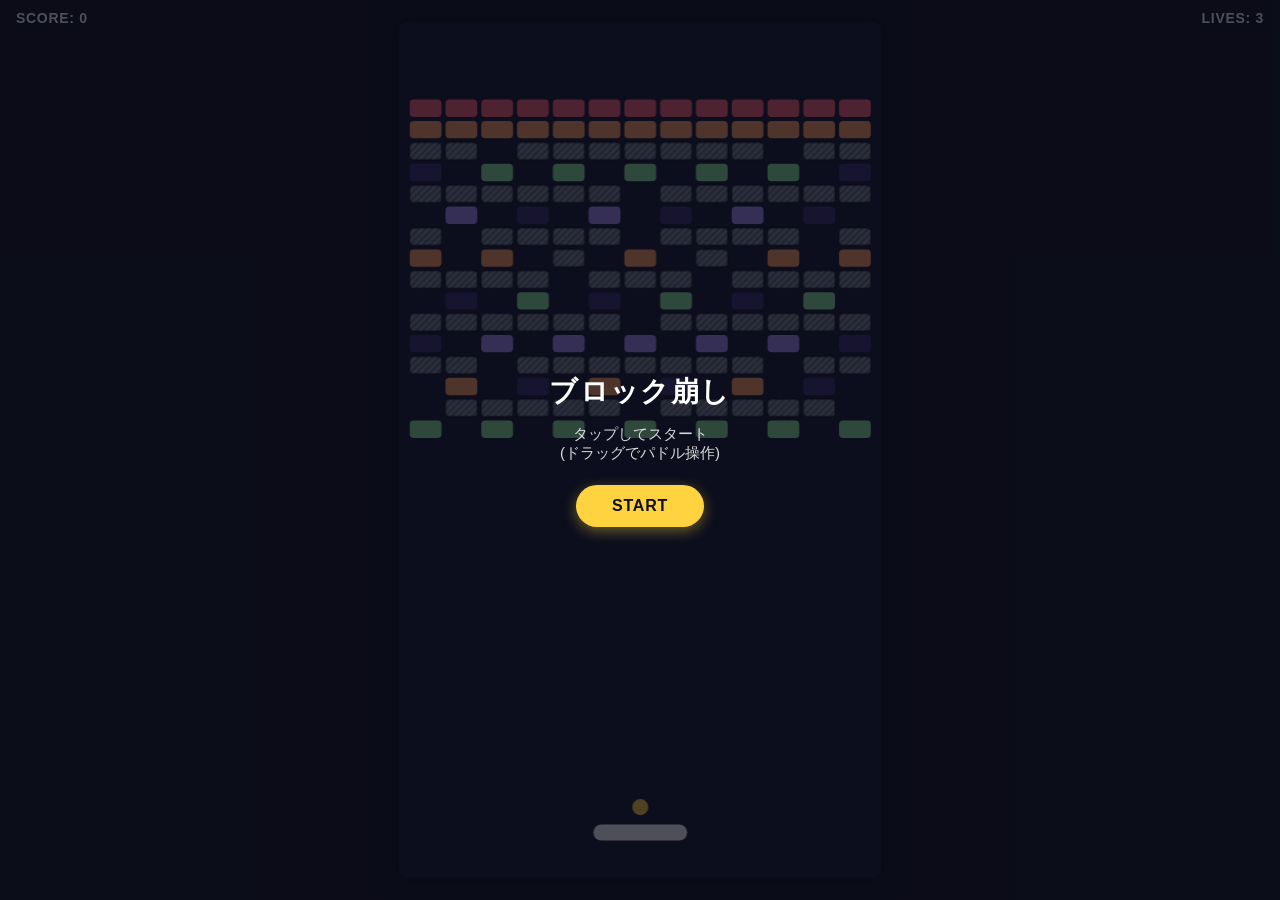
<file: index.html>
<!DOCTYPE html>
<html lang="ja">
<head>
<meta charset="UTF-8">
<meta name="viewport" content="width=device-width, initial-scale=1.0, maximum-scale=1.0, user-scalable=no, viewport-fit=cover">
<title>ブロック崩し</title>
<meta name="theme-color" content="#0d0f1a">
<meta name="mobile-web-app-capable" content="yes">
<meta name="apple-mobile-web-app-capable" content="yes">
<meta name="apple-mobile-web-app-status-bar-style" content="black-translucent">
<meta name="apple-mobile-web-app-title" content="ブロック崩し">
<link rel="manifest" href="manifest.json">
<link rel="icon" href="favicon.png">
<link rel="apple-touch-icon" href="icon-192.png">
<link rel="stylesheet" href="style.css">
</head>
<body>
  <div id="game-container">
    <div id="hud">
      <div id="score">SCORE: 0</div>
      <div id="lives">LIVES: 3</div>
    </div>
    <canvas id="game"></canvas>
    <div id="overlay">
      <div id="overlay-title">ブロック崩し</div>
      <div id="overlay-message">タップしてスタート</div>
      <button id="overlay-button">START</button>
    </div>
  </div>
  <script src="game.js"></script>
  <script>
    if ('serviceWorker' in navigator) {
      window.addEventListener('load', () => {
        navigator.serviceWorker.register('service-worker.js').catch(() => {});
      });
    }
  </script>
</body>
</html>
</file>
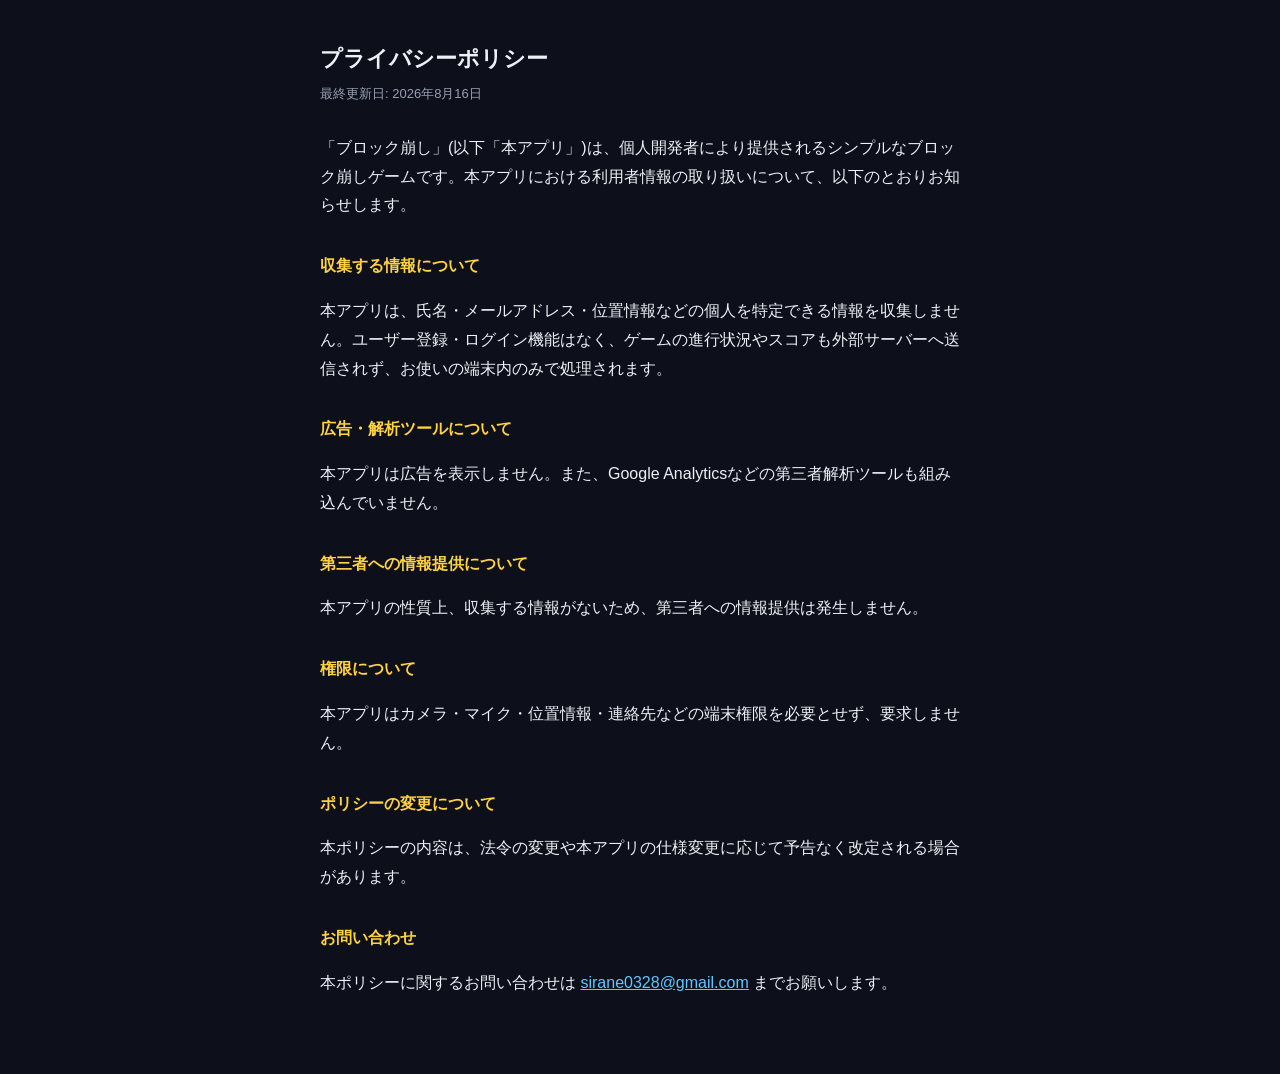
<file: privacy.html>
<!DOCTYPE html>
<html lang="ja">
<head>
<meta charset="UTF-8">
<meta name="viewport" content="width=device-width, initial-scale=1.0">
<title>プライバシーポリシー | ブロック崩し</title>
<style>
  body {
    margin: 0;
    padding: 24px 20px 60px;
    background: #0d0f1a;
    color: #eef0f6;
    font-family: -apple-system, "Hiragino Sans", "Yu Gothic", sans-serif;
    line-height: 1.8;
    max-width: 640px;
    margin-left: auto;
    margin-right: auto;
  }
  h1 {
    font-size: 22px;
    margin-bottom: 4px;
  }
  .updated {
    color: #9aa0b4;
    font-size: 13px;
    margin-bottom: 28px;
  }
  h2 {
    font-size: 16px;
    margin-top: 32px;
    color: #ffd23f;
  }
  a {
    color: #63c6ff;
  }
  ul {
    padding-left: 20px;
  }
</style>
</head>
<body>
  <h1>プライバシーポリシー</h1>
  <div class="updated">最終更新日: 2026年8月16日</div>

  <p>「ブロック崩し」(以下「本アプリ」)は、個人開発者により提供されるシンプルなブロック崩しゲームです。本アプリにおける利用者情報の取り扱いについて、以下のとおりお知らせします。</p>

  <h2>収集する情報について</h2>
  <p>本アプリは、氏名・メールアドレス・位置情報などの個人を特定できる情報を収集しません。ユーザー登録・ログイン機能はなく、ゲームの進行状況やスコアも外部サーバーへ送信されず、お使いの端末内のみで処理されます。</p>

  <h2>広告・解析ツールについて</h2>
  <p>本アプリは広告を表示しません。また、Google Analyticsなどの第三者解析ツールも組み込んでいません。</p>

  <h2>第三者への情報提供について</h2>
  <p>本アプリの性質上、収集する情報がないため、第三者への情報提供は発生しません。</p>

  <h2>権限について</h2>
  <p>本アプリはカメラ・マイク・位置情報・連絡先などの端末権限を必要とせず、要求しません。</p>

  <h2>ポリシーの変更について</h2>
  <p>本ポリシーの内容は、法令の変更や本アプリの仕様変更に応じて予告なく改定される場合があります。</p>

  <h2>お問い合わせ</h2>
  <p>本ポリシーに関するお問い合わせは <a href="mailto:sirane0328@gmail.com">sirane0328@gmail.com</a> までお願いします。</p>
</body>
</html>
</file>
<file: style.css>
* {
  box-sizing: border-box;
  -webkit-tap-highlight-color: transparent;
  user-select: none;
}

html, body {
  margin: 0;
  padding: 0;
  width: 100%;
  height: 100%;
  background: #0d0f1a;
  overscroll-behavior: none;
  touch-action: none;
  font-family: -apple-system, "Hiragino Sans", "Yu Gothic", sans-serif;
}

#game-container {
  position: relative;
  width: 100%;
  height: 100dvh;
  display: flex;
  flex-direction: column;
  align-items: center;
  justify-content: center;
  overflow: hidden;
}

#hud {
  position: absolute;
  top: 0;
  left: 0;
  right: 0;
  display: flex;
  justify-content: space-between;
  padding: 10px 16px;
  color: #fff;
  font-size: 14px;
  font-weight: 600;
  letter-spacing: 0.05em;
  z-index: 2;
  text-shadow: 0 1px 3px rgba(0,0,0,0.6);
}

canvas#game {
  background: #12162a;
  display: block;
  touch-action: none;
  border-radius: 8px;
  box-shadow: 0 0 24px rgba(0,0,0,0.5);
}

#overlay {
  position: absolute;
  inset: 0;
  display: flex;
  flex-direction: column;
  align-items: center;
  justify-content: center;
  gap: 14px;
  background: rgba(10, 12, 24, 0.72);
  color: #fff;
  z-index: 3;
  text-align: center;
  padding: 20px;
}

#overlay.hidden {
  display: none;
}

#overlay-title {
  font-size: 28px;
  font-weight: 700;
  letter-spacing: 0.05em;
}

#overlay-message {
  font-size: 15px;
  opacity: 0.85;
  white-space: pre-line;
}

#overlay-button {
  margin-top: 8px;
  padding: 12px 36px;
  font-size: 16px;
  font-weight: 700;
  letter-spacing: 0.05em;
  color: #0d0f1a;
  background: #ffd23f;
  border: none;
  border-radius: 999px;
  box-shadow: 0 4px 14px rgba(255, 210, 63, 0.4);
}

#overlay-button:active {
  transform: scale(0.96);
}
</file>
